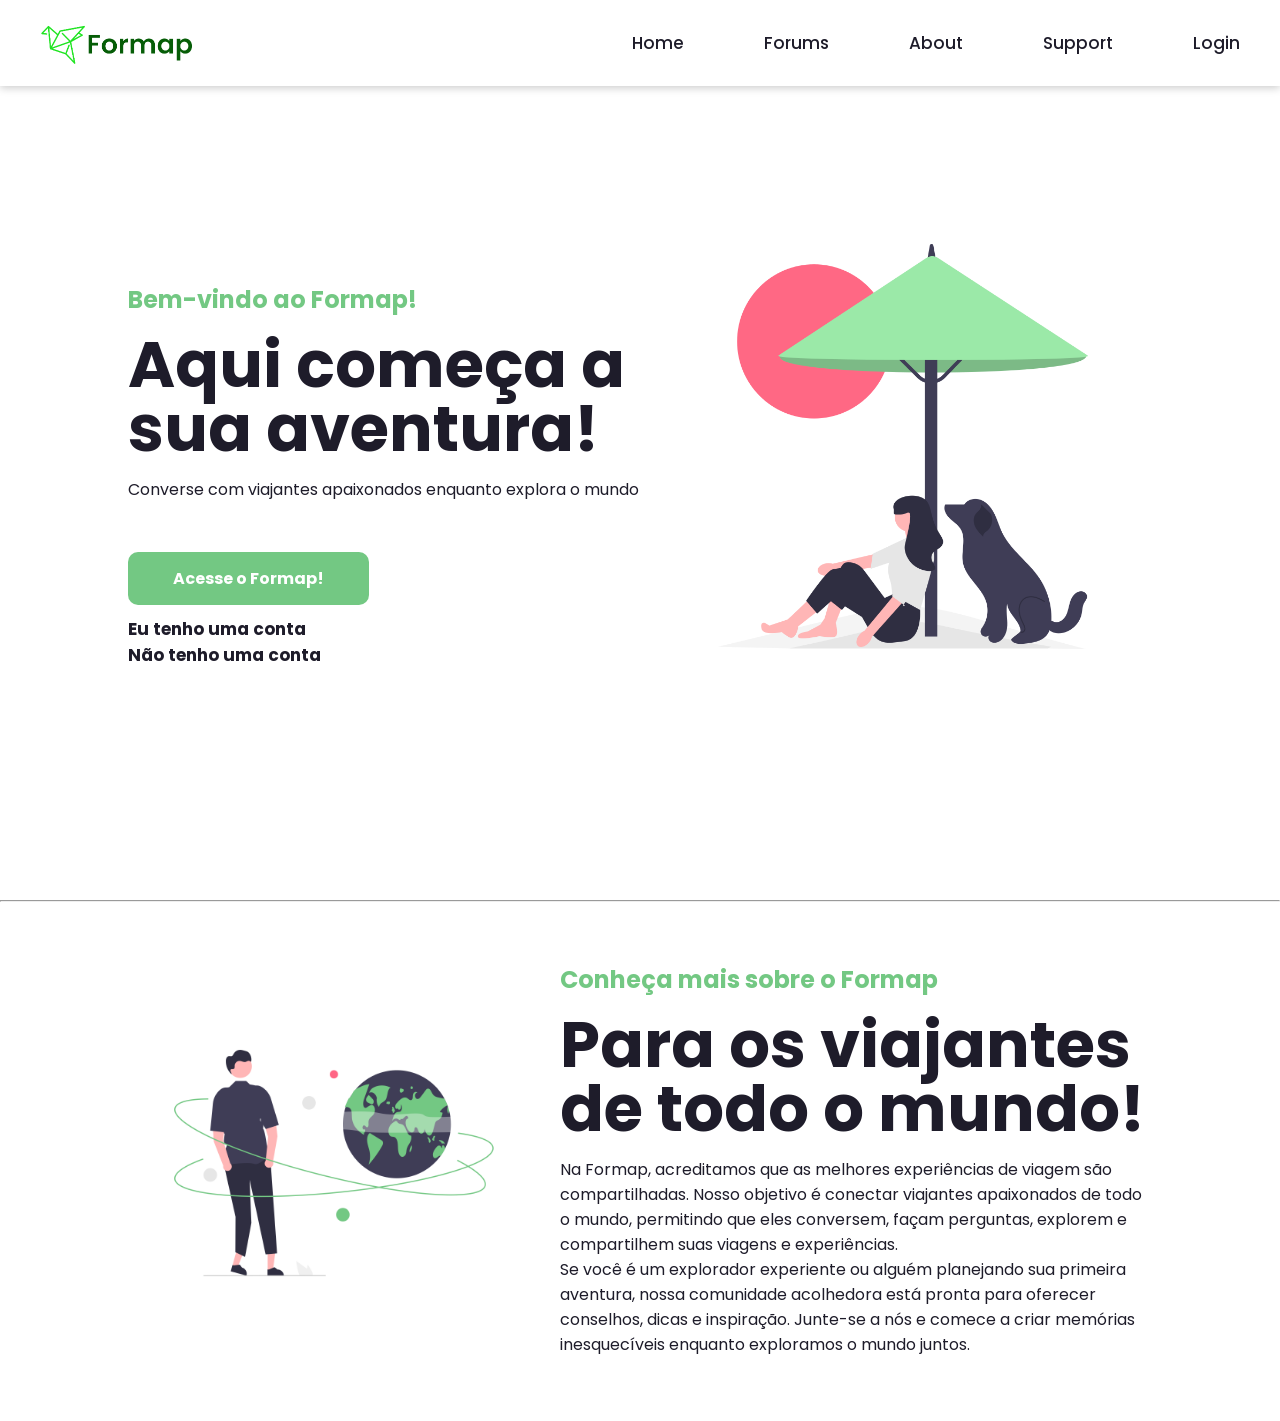
<file: index.html>
<!DOCTYPE html>
<html lang="Pt-br">
<head>
    <meta charset="UTF-8">
    <meta http-equiv="X-UA-Compatible" content="IE=edge">
    <meta name="viewport" content="width=device-width, initial-scale=1.0">
    <link href='https://unpkg.com/boxicons@2.1.2/css/boxicons.min.css' rel='stylesheet'>
    <link rel="stylesheet" href="main.css">
    <title>Formap</title>
</head>
<body>
  <header>
        <nav class="navigation">
            <img src="images/material-logodeitada-semfundo.png" alt="logodeitada">
            <ul class="nav-menu">
                <li class="nav-item"><a href="index.html">Home</a></li>
                <li class="nav-item"><a href="pages/inicio/index.php">Forums</a></li>
                <li class="nav-item"><a href="#about-us">About</a></li>
                <li class="nav-item"><a href="pages/suporte/index.php">Support</a></li>
                <li class="nav-item"><a href="pages/login/index.php">Login</a></li>
            </ul>
            <div class="menu">
                <span class="bar"></span>
                <span class="bar"></span>
                <span class="bar"></span>
            </div>
        </nav>
    </header>
    <main>
        <section class="home">
            <div class="home-text">
                <h4 class="text-h4">Bem-vindo ao Formap!</h4>
                <h1 class="text-h1">Aqui começa a sua aventura!</h1>
                <p>Converse com viajantes apaixonados enquanto explora o mundo</p>
                <a href="pages/inicio/index.php" class="home-btn">Acesse o Formap!</a><br><br>
                <a class="account" href="pages/login/index.php">Eu tenho uma conta</a><br>
                <a class="account" href="pages/cadastro/index.php">Não tenho uma conta</a>
            </div>
            <div class="home-img">
                <img src="images/undraw_Beach_day_cser.png">
            </div>
        </section>
              
        <hr class="section-divider">

        <section id="about-us">
          <div class="home-img">
              <img src="images/undraw_Adventure_re_ncqp.png" alt="Imagem About Us">
          </div>
            <div class="home-text">
                <h4 class="text-h4">Conheça mais sobre o Formap</h4>
                <h1 class="text-h1">Para os viajantes de todo o mundo!</h1>
                <p>Na Formap, acreditamos que as melhores experiências de viagem são compartilhadas. Nosso objetivo é conectar viajantes apaixonados de todo o mundo, permitindo que eles conversem, façam perguntas, explorem e compartilhem suas viagens e experiências.<br>
                Se você é um explorador experiente ou alguém planejando sua primeira aventura, nossa comunidade acolhedora está pronta para oferecer conselhos, dicas e inspiração. Junte-se a nós e comece a criar memórias inesquecíveis enquanto exploramos o mundo juntos.</p>
            </div>
      </section>
</main>
<script src='script.js'></script>
</body>
</html>
</file>
<file: main.css>
@import url('https://fonts.googleapis.com/css2?family=Poppins:wght@300;400;500;600;700&display=swap');

*{
    margin: 0;
    padding: 0;
    box-sizing: border-box;
    font-family: 'Poppins', sans-serif;
    list-style: none;
    text-decoration: none;
}
:root{
    --red:#73C883;
    --white:#fff;
    --dark:#1e1c2a;
}
body{
    color: var(--dark);
    background: var(--white);
}
.navigation{
    display: flex;
    align-items: center;
    justify-content: space-between;
    padding: 18px 40px;
    box-shadow: 0 0.1rem 0.5rem #ccc;
    width: 100%;
    background: var(--white);
    transition: all 0.5s;
    position: fixed;
}
.navigation img{
    max-height: 50px;
}
.navigation .logo{
    color: var(--red);
    font-size: 1.7rem;
    font-weight: 600;
}
.logo span{
    color: var(--dark);
}
.navigation ul{
    display: flex;
    align-items: center;
    gap: 5rem;
}
.navigation ul li a{
    color: var(--dark);
    font-size: 17px;
    font-weight: 500;
    transition: all 0.5s;
}
.navigation ul li a:hover{
    color: var(--red);
}
.navigation i{
    cursor: pointer;
    font-size: 1.5rem;
}
.menu{
    cursor: pointer;
    display: none;
}
.menu .bar{
    display: block;
    width: 28px;
    height: 3px;
    border-radius: 3px;
    background: var(--dark);
    margin: 5px auto;
    transition: all 0.3s;
}
.menu .bar:nth-child(1),
.menu .bar:nth-child(3){
    background: var(--red);
}
.home{
    width: 100%;
    height: 100vh;
    display: flex;
    align-items: center;
    justify-content: space-between;
    padding: 0px 10%;
}
.home-text{
    max-width: 37rem;
    padding-top: 50px;
}
.home-text .text-h4{
    font-size: 1.5rem;
    color: var(--red);
    margin-bottom: 1rem;
}
.home-text .text-h1{
    font-size: 4rem;
    margin-bottom: 1rem;
    line-height: 4rem;
}
.home-text p{
    margin-bottom: 4rem;
}
.home-btn{
    padding: 15px 45px;
    background: var(--red);
    color: var(--white);
    border-radius: 10px;
    font-weight: 700;
    transition: all 0.5s;
}
.home-btn:hover{
    background: #FF6884;
}
.home-img img{
    width: 100%;
}

#about-us{
    width: 100%;
    height: auto;
    display: flex;
    align-items: center;
    justify-content: space-between;
    padding: 0px 10%;
}
.about-text{
    max-width: 37rem;
}
.about-text .text-h4{
    font-size: 1.5rem;
    color: var(--red);
    margin-bottom: 1rem;
}
.about-text .text-h1{
    font-size: 4rem;
    margin-bottom: 1rem;
    line-height: 4rem;
}
.about-text p{
    margin-bottom: 1rem;
}

.about-img img{
    width: 100%;
}
@media (max-width:785px) {
    .navigation{
        padding: 18px 20px;
    }
    .menu{
        display: block;
    }
    .menu.ativo .bar:nth-child(1){
        transform:  translateY(8px) rotate(45deg);
    }
    .menu.ativo .bar:nth-child(2) {
        opacity: 0;
    }
    .menu.ativo .bar:nth-child(3){
        transform: translateY(-8px) rotate(-45deg);
    }
    .nav-menu{
        position: fixed;
        right: -100%;
        top: 70px;
        width: 100%;
        height: 100%;
        flex-direction: column;
        background: var(--white);
        gap: -10px;
        transition: 0.3s;
    }
    .nav-menu.ativo{
        right: 0;
    }
    .nav-item{
        margin: 16px 0;
    }

}
.form {
    padding: 20px;
  }
  
  .form h2 {
    margin-bottom: 20px;
  }
  
  .form label {
    display: block;
    margin-bottom: 10px;
  }
  
  .form input,
  .form textarea {
    width: 100%;
    padding: 10px;
    margin-bottom: 20px;
    border: 1px solid #ccc;
    border-radius: 4px;
  }
  
  .form input[type="submit"] {
    background-color: #4CAF50;
    color: white;
    cursor: pointer;
  }
  
  .form input[type="submit"]:hover {
    background-color: #45a049;
  }
  
  /* Estilos para a seção de perguntas frequentes */
  .faq {
    padding: 20px;
  }
  
  .faq h2 {
    margin-bottom: 20px;
  }
  
  .faq-item {
    margin-bottom: 20px;
  }
  
  .faq-item h3 {
    margin-bottom: 10px;
  }
  
  .faq-item p {
    margin-bottom: 10px;
  }

  .sup {
    text-align: center;
  }
  
.div-escolher {
    display: flex;
    justify-content: space-around;
    width: 100%;
    height: 60px;
}

.account {
    color: var(--dark);
    font-size: 17px;
    font-weight: bold;
    transition: all 0.5s;
}

.account:hover {
    color: #FF6884;
  }

.section-divider{
    margin-bottom:10px;
}
</file>
